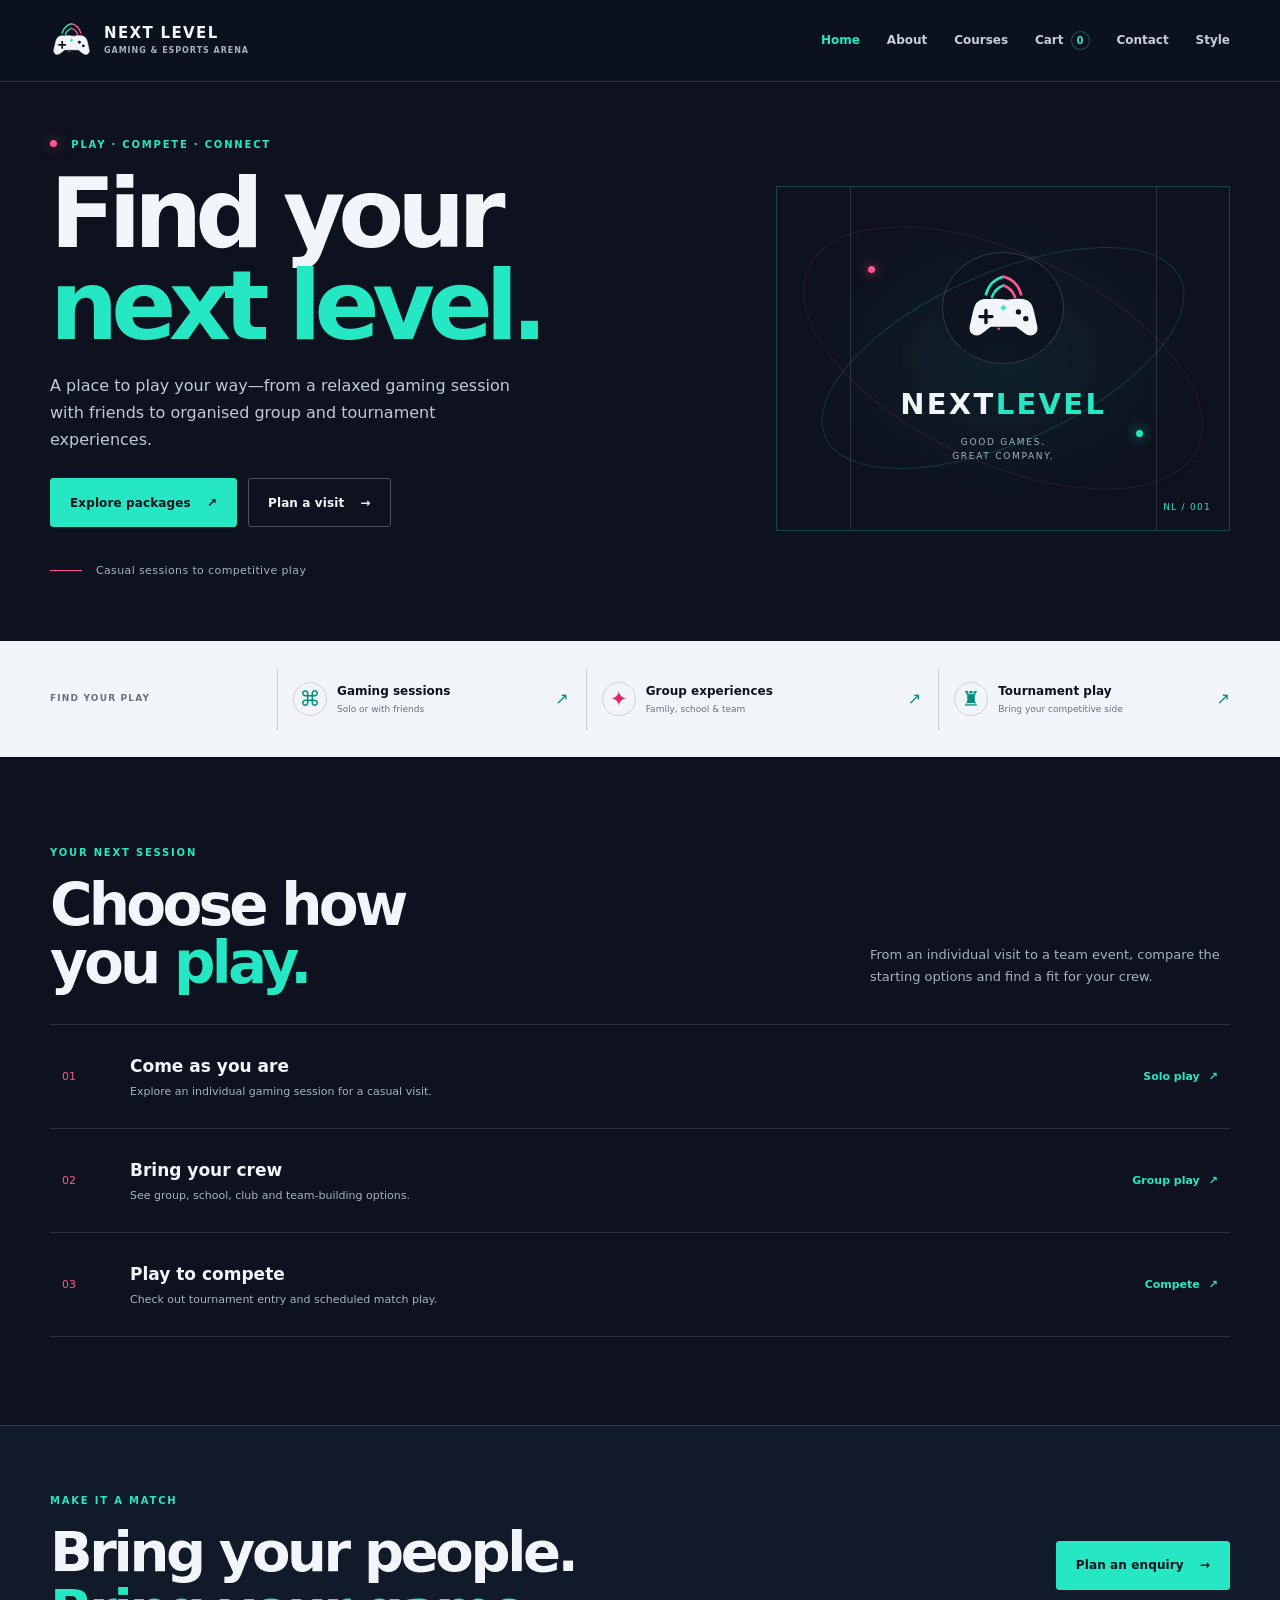
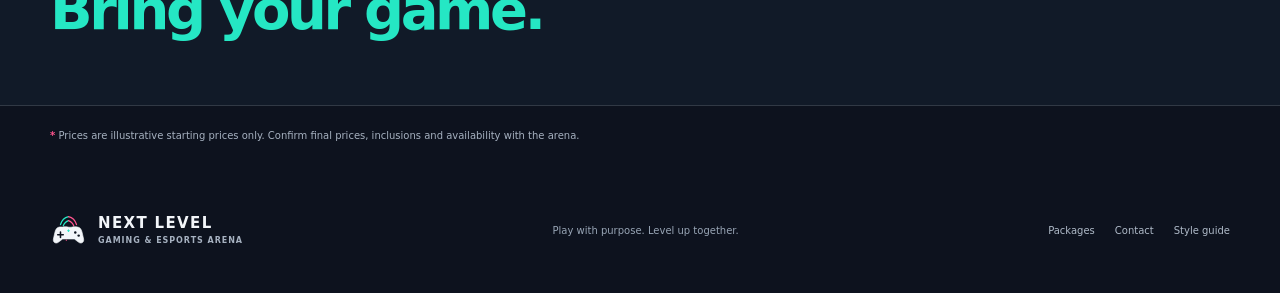
<file: index.html>
<!doctype html>
<!-- Declares an English HTML document; the head below sets metadata and shared assets for the home page. -->
<html lang="en">
<head>
  <meta charset="utf-8">
  <meta name="viewport" content="width=device-width, initial-scale=1">
  <meta name="theme-color" content="#0D121E">
  <meta name="description" content="Play, compete and connect at Next Level Gaming & Esports Arena. Find an experience for solo players, groups and teams.">
  <title>Next Level Gaming & Esports Arena | Home</title>
  <link rel="icon" href="./assets/brand-mark.svg" type="image/svg+xml">
  <link rel="stylesheet" href="./assets/site.css">
  <script src="./assets/packages.js" defer></script>
  <script src="./assets/site.js" defer></script>
</head>
<body data-page="home">
  <a class="skip-link" href="#main">Skip to content</a>
  <header class="site-header">
    <a class="brand" href="./index.html" aria-label="Next Level home"><img class="brand-mark" src="./assets/brand-mark.svg" alt=""><span class="brand-copy"><strong>NEXT LEVEL</strong><small>GAMING &amp; ESPORTS ARENA</small></span></a>
    <nav class="site-nav" aria-label="Main navigation">
      <a class="nav-link is-active" aria-current="page" href="./index.html">Home</a>
      <a class="nav-link" href="./about.html">About</a>
      <a class="nav-link" href="./courses.html">Courses</a>
      <a class="nav-link cart-nav" href="./cart.html">Cart <span class="cart-badge" data-cart-count>0</span></a>
      <a class="nav-link" href="./contact.html">Contact</a>
      <a class="nav-link" href="./style.html">Style</a>
    </nav>
  </header>
  <main id="main">
    <!-- Home content: presents the arena, highlights play formats, links to package choices, and sets expectations about estimates. -->
    <section class="hero section-wrap">
      <div class="hero-copy">
        <p class="eyebrow"><span class="eyebrow-dot"></span> PLAY · COMPETE · CONNECT</p>
        <h1>Find your<br><span class="accent-text">next level.</span></h1>
        <p class="hero-lede">A place to play your way—from a relaxed gaming session with friends to organised group and tournament experiences.</p>
        <div class="button-row"><a class="button" href="./courses.html">Explore packages <span aria-hidden="true">↗</span></a><a class="button button-quiet" href="./contact.html">Plan a visit <span aria-hidden="true">→</span></a></div>
        <p class="hero-note"><span class="note-rule"></span> Casual sessions to competitive play</p>
      </div>
      <div class="hero-art" aria-label="Next Level gaming emblem">
        <div class="art-orbit orbit-one"></div><div class="art-orbit orbit-two"></div>
        <div class="hero-emblem"><img src="./assets/brand-mark.svg" alt=""></div>
        <div class="art-wordmark">NEXT<span>LEVEL</span></div>
        <p class="art-caption">GOOD GAMES.<br>GREAT COMPANY.</p>
        <span class="art-coordinate">NL / 001</span><span class="art-spark spark-one"></span><span class="art-spark spark-two"></span>
      </div>
    </section>
    <section class="experience-band" aria-label="Ways to play"><div class="section-wrap experience-inner">
      <span class="band-label">FIND YOUR PLAY</span>
      <a class="experience-link" href="./courses.html"><span class="experience-icon" aria-hidden="true">⌘</span><span><strong>Gaming sessions</strong><small>Solo or with friends</small></span><span class="link-arrow" aria-hidden="true">↗</span></a>
      <a class="experience-link" href="./courses.html"><span class="experience-icon pink-icon" aria-hidden="true">✦</span><span><strong>Group experiences</strong><small>Family, school &amp; team</small></span><span class="link-arrow" aria-hidden="true">↗</span></a>
      <a class="experience-link" href="./courses.html"><span class="experience-icon" aria-hidden="true">♜</span><span><strong>Tournament play</strong><small>Bring your competitive side</small></span><span class="link-arrow" aria-hidden="true">↗</span></a>
    </div></section>
    <section class="section-wrap home-choices">
      <div class="section-heading"><div><p class="eyebrow">YOUR NEXT SESSION</p><h2>Choose how<br>you <span class="accent-text">play.</span></h2></div><p class="section-intro">From an individual visit to a team event, compare the starting options and find a fit for your crew.</p></div>
      <div class="choice-list">
        <article><span class="choice-index">01</span><div><h3>Come as you are</h3><p>Explore an individual gaming session for a casual visit.</p></div><a class="text-link" href="./courses.html">Solo play <span aria-hidden="true">↗</span></a></article>
        <article><span class="choice-index">02</span><div><h3>Bring your crew</h3><p>See group, school, club and team-building options.</p></div><a class="text-link" href="./courses.html">Group play <span aria-hidden="true">↗</span></a></article>
        <article><span class="choice-index">03</span><div><h3>Play to compete</h3><p>Check out tournament entry and scheduled match play.</p></div><a class="text-link" href="./courses.html">Compete <span aria-hidden="true">↗</span></a></article>
      </div>
    </section>
    <section class="closing-band"><div class="section-wrap closing-inner"><div><p class="eyebrow">MAKE IT A MATCH</p><h2>Bring your people.<br><span class="accent-text">Bring your game.</span></h2></div><a class="button" href="./contact.html">Plan an enquiry <span aria-hidden="true">→</span></a></div></section>
    <p class="price-disclaimer section-wrap"><span aria-hidden="true">*</span> Prices are illustrative starting prices only. Confirm final prices, inclusions and availability with the arena.</p>
  </main>
  <!-- Shared footer: returns to the home page and provides the brand statement and secondary navigation. -->
  <footer class="site-footer section-wrap"><a class="brand footer-brand" href="./index.html"><img class="brand-mark" src="./assets/brand-mark.svg" alt=""><span class="brand-copy"><strong>NEXT LEVEL</strong><small>GAMING &amp; ESPORTS ARENA</small></span></a><p>Play with purpose. Level up together.</p><div class="footer-links"><a href="./courses.html">Packages</a><a href="./contact.html">Contact</a><a href="./style.html">Style guide</a></div></footer>
</body>
</html>
</file>
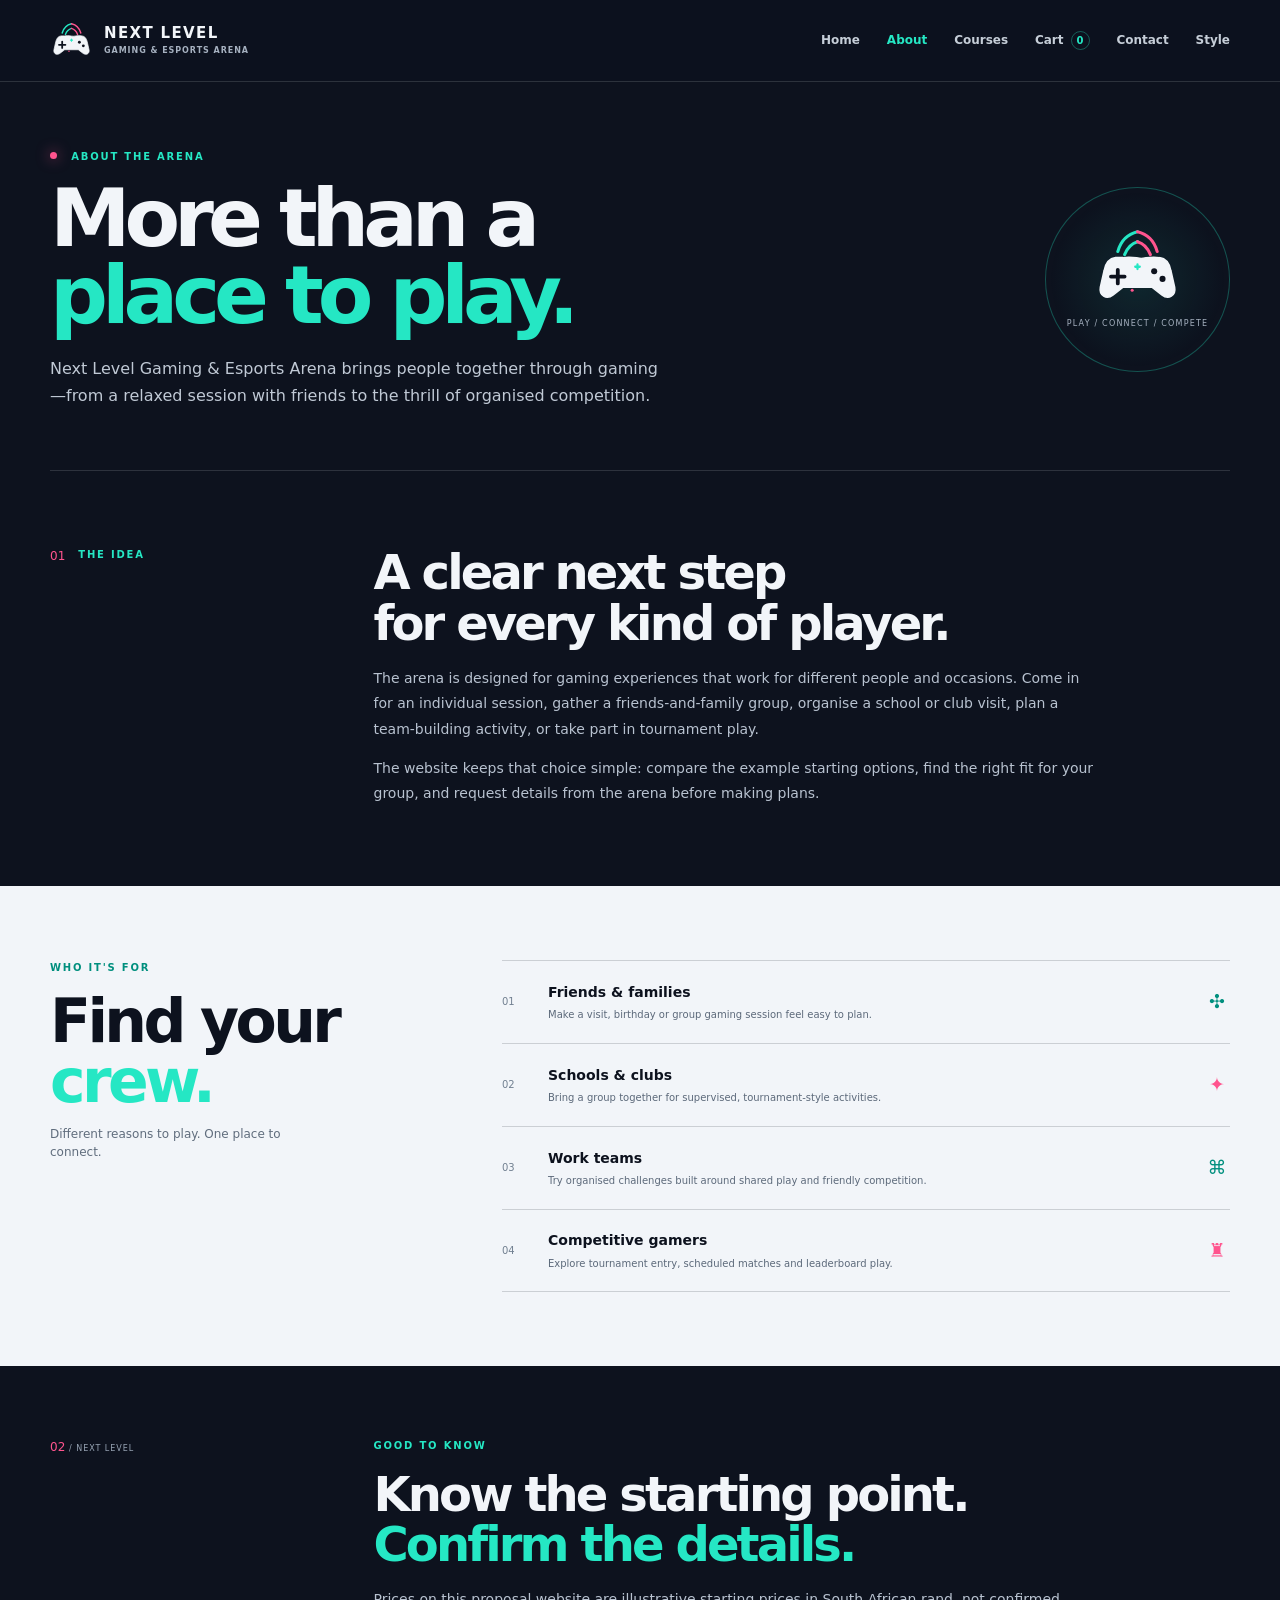
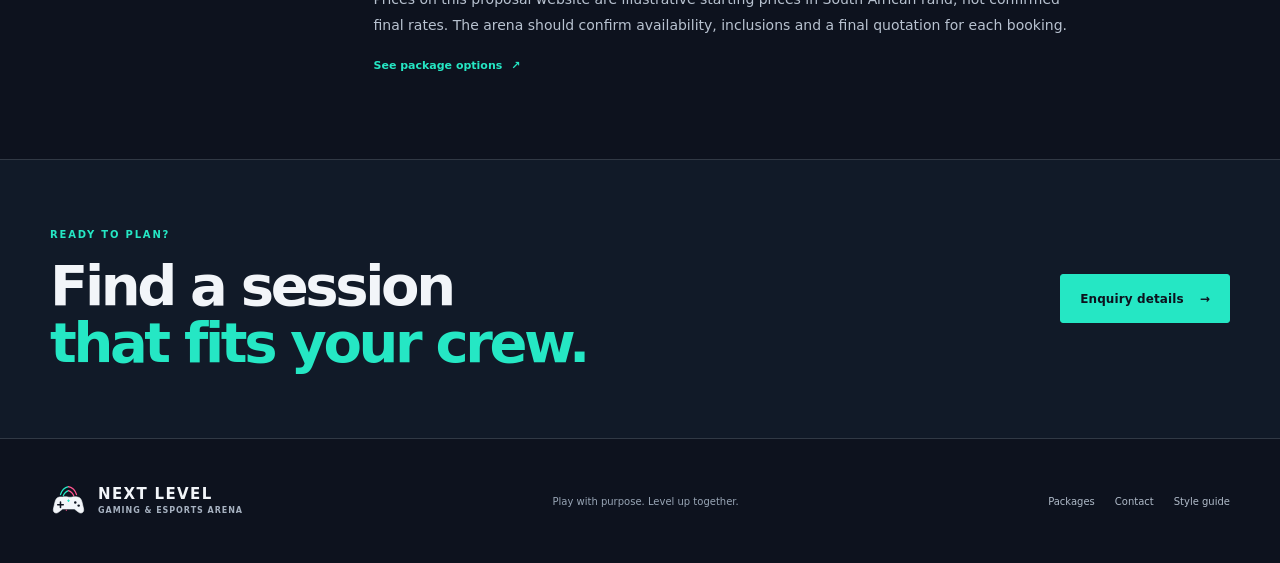
<file: about.html>
<!doctype html>
<!-- Declares an English HTML document; the head below sets metadata and shared assets for the About page. -->
<html lang="en">
<head>
  <meta charset="utf-8"><meta name="viewport" content="width=device-width, initial-scale=1"><meta name="theme-color" content="#0D121E">
  <meta name="description" content="Learn about Next Level Gaming & Esports Arena and the experiences designed for players, groups and teams.">
  <title>About | Next Level Gaming &amp; Esports Arena</title>
  <link rel="icon" href="./assets/brand-mark.svg" type="image/svg+xml"><link rel="stylesheet" href="./assets/site.css">
  <script src="./assets/packages.js" defer></script><script src="./assets/site.js" defer></script>
</head>
<body data-page="about">
  <a class="skip-link" href="#main">Skip to content</a>
  <header class="site-header"><a class="brand" href="./index.html" aria-label="Next Level home"><img class="brand-mark" src="./assets/brand-mark.svg" alt=""><span class="brand-copy"><strong>NEXT LEVEL</strong><small>GAMING &amp; ESPORTS ARENA</small></span></a>
    <nav class="site-nav" aria-label="Main navigation"><a class="nav-link" href="./index.html">Home</a><a class="nav-link is-active" aria-current="page" href="./about.html">About</a><a class="nav-link" href="./courses.html">Courses</a><a class="nav-link cart-nav" href="./cart.html">Cart <span class="cart-badge" data-cart-count>0</span></a><a class="nav-link" href="./contact.html">Contact</a><a class="nav-link" href="./style.html">Style</a></nav>
  </header>
  <main id="main">
    <!-- About content: introduces the arena, describes its idea and audiences, clarifies pricing, and links to packages and enquiries. -->
    <section class="page-hero section-wrap"><div class="page-hero-copy"><p class="eyebrow"><span class="eyebrow-dot"></span> ABOUT THE ARENA</p><h1>More than a<br><span class="accent-text">place to play.</span></h1><p class="hero-lede">Next Level Gaming &amp; Esports Arena brings people together through gaming—from a relaxed session with friends to the thrill of organised competition.</p></div><div class="page-hero-mark"><img src="./assets/brand-mark.svg" alt=""><span>PLAY / CONNECT / COMPETE</span></div></section>
    <section class="about-story section-wrap"><div class="story-aside"><span class="section-index">01</span><p class="eyebrow">THE IDEA</p></div><div class="story-main"><h2>A clear next step<br>for every kind of player.</h2><p>The arena is designed for gaming experiences that work for different people and occasions. Come in for an individual session, gather a friends-and-family group, organise a school or club visit, plan a team-building activity, or take part in tournament play.</p><p>The website keeps that choice simple: compare the example starting options, find the right fit for your group, and request details from the arena before making plans.</p></div></section>
    <section class="audience-section"><div class="section-wrap audience-inner"><div class="audience-heading"><p class="eyebrow">WHO IT'S FOR</p><h2>Find your<br><span class="accent-text">crew.</span></h2><p>Different reasons to play. One place to connect.</p></div><div class="audience-list">
      <article><span class="audience-count">01</span><div><h3>Friends &amp; families</h3><p>Make a visit, birthday or group gaming session feel easy to plan.</p></div><span class="audience-mark" aria-hidden="true">✣</span></article>
      <article><span class="audience-count">02</span><div><h3>Schools &amp; clubs</h3><p>Bring a group together for supervised, tournament-style activities.</p></div><span class="audience-mark pink-text" aria-hidden="true">✦</span></article>
      <article><span class="audience-count">03</span><div><h3>Work teams</h3><p>Try organised challenges built around shared play and friendly competition.</p></div><span class="audience-mark" aria-hidden="true">⌘</span></article>
      <article><span class="audience-count">04</span><div><h3>Competitive gamers</h3><p>Explore tournament entry, scheduled matches and leaderboard play.</p></div><span class="audience-mark pink-text" aria-hidden="true">♜</span></article>
    </div></div></section>
    <section class="about-note section-wrap"><div class="note-number">02 <span>/ NEXT LEVEL</span></div><div><p class="eyebrow">GOOD TO KNOW</p><h2>Know the starting point.<br><span class="accent-text">Confirm the details.</span></h2><p>Prices on this proposal website are illustrative starting prices in South African rand, not confirmed final rates. The arena should confirm availability, inclusions and a final quotation for each booking.</p><a class="text-link" href="./courses.html">See package options <span aria-hidden="true">↗</span></a></div></section>
    <section class="closing-band"><div class="section-wrap closing-inner"><div><p class="eyebrow">READY TO PLAN?</p><h2>Find a session<br><span class="accent-text">that fits your crew.</span></h2></div><a class="button" href="./contact.html">Enquiry details <span aria-hidden="true">→</span></a></div></section>
  </main>
  <!-- Shared footer: returns to the home page and provides the brand statement and secondary navigation. -->
  <footer class="site-footer section-wrap"><a class="brand footer-brand" href="./index.html"><img class="brand-mark" src="./assets/brand-mark.svg" alt=""><span class="brand-copy"><strong>NEXT LEVEL</strong><small>GAMING &amp; ESPORTS ARENA</small></span></a><p>Play with purpose. Level up together.</p><div class="footer-links"><a href="./courses.html">Packages</a><a href="./contact.html">Contact</a><a href="./style.html">Style guide</a></div></footer>
</body>
</html>
</file>
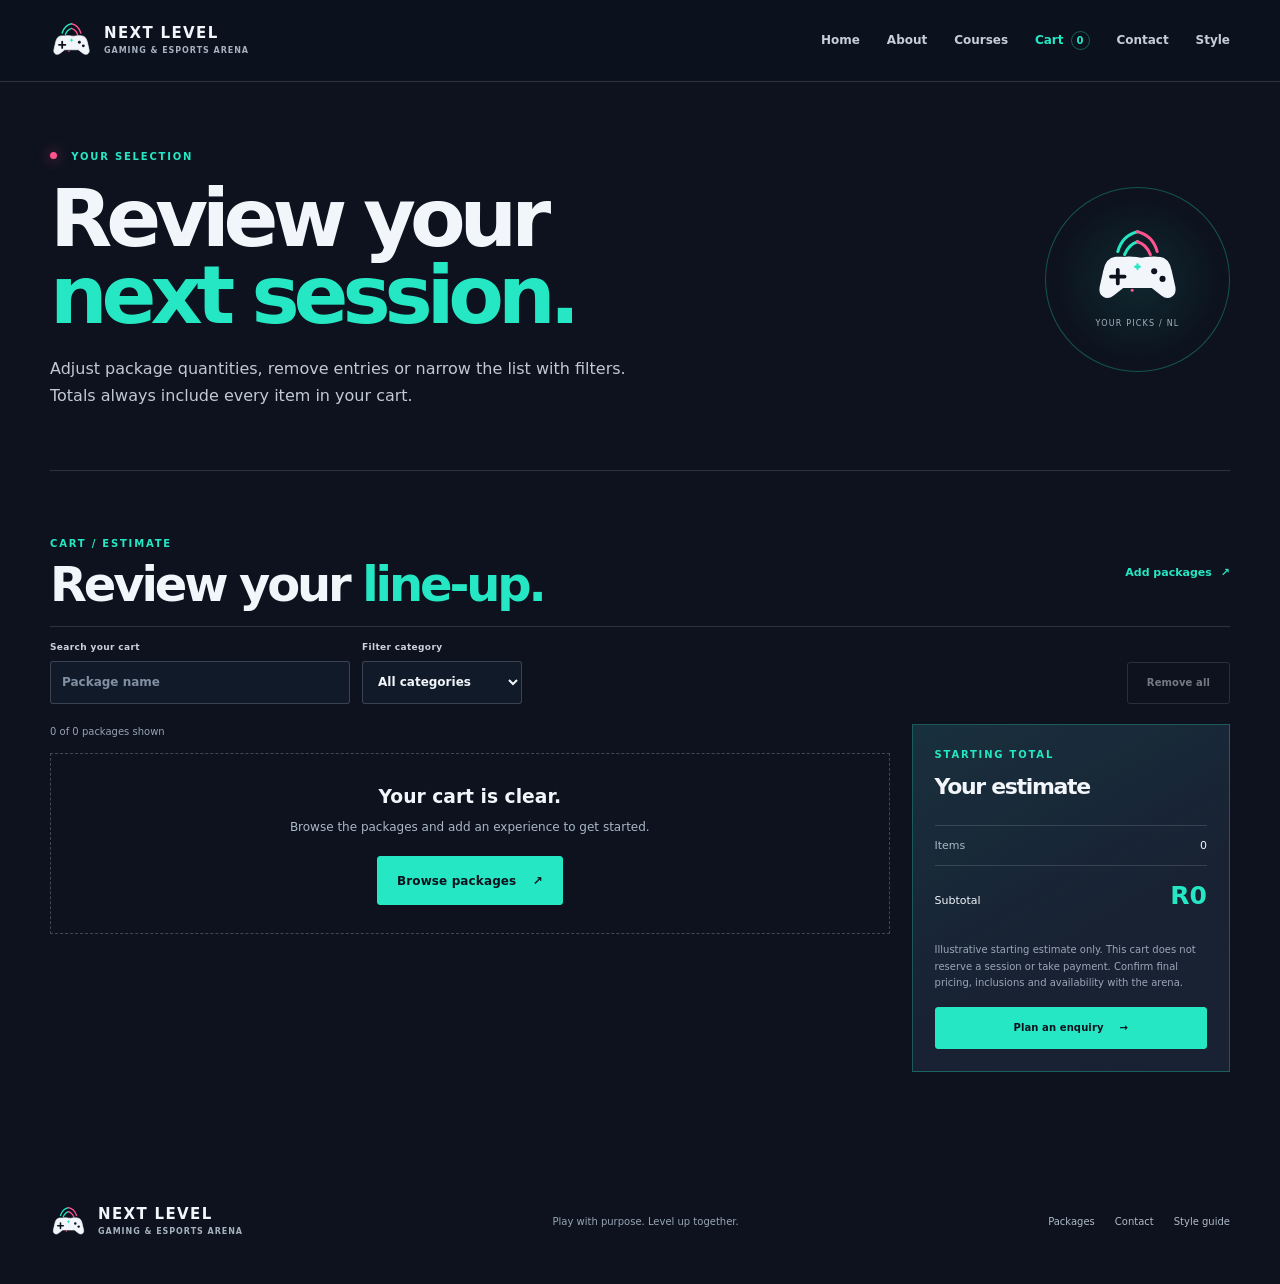
<file: cart.html>
<!doctype html>
<!-- Declares an English HTML document; the head below sets metadata and shared assets for the cart page. -->
<html lang="en">
<head>
  <meta charset="utf-8"><meta name="viewport" content="width=device-width, initial-scale=1"><meta name="theme-color" content="#0D121E">
  <meta name="description" content="Review package selections, adjust quantities, filter cart entries and estimate a starting total.">
  <title>Your Cart | Next Level Gaming &amp; Esports Arena</title>
  <link rel="icon" href="./assets/brand-mark.svg" type="image/svg+xml"><link rel="stylesheet" href="./assets/site.css">
  <script src="./assets/packages.js" defer></script><script src="./assets/site.js" defer></script>
</head>
<body data-page="cart">
  <a class="skip-link" href="#main">Skip to content</a>
  <header class="site-header"><a class="brand" href="./index.html" aria-label="Next Level home"><img class="brand-mark" src="./assets/brand-mark.svg" alt=""><span class="brand-copy"><strong>NEXT LEVEL</strong><small>GAMING &amp; ESPORTS ARENA</small></span></a>
    <nav class="site-nav" aria-label="Main navigation"><a class="nav-link" href="./index.html">Home</a><a class="nav-link" href="./about.html">About</a><a class="nav-link" href="./courses.html">Courses</a><a class="nav-link is-active cart-nav" aria-current="page" href="./cart.html">Cart <span class="cart-badge" data-cart-count>0</span></a><a class="nav-link" href="./contact.html">Contact</a><a class="nav-link" href="./style.html">Style</a></nav>
  </header>
  <main id="main">
    <!-- Cart content: provides search and category filters, an item list, an estimate summary, and a notice about browser storage. -->
    <section class="page-hero section-wrap"><div class="page-hero-copy"><p class="eyebrow"><span class="eyebrow-dot"></span> YOUR SELECTION</p><h1>Review your<br><span class="accent-text">next session.</span></h1><p class="hero-lede">Adjust package quantities, remove entries or narrow the list with filters. Totals always include every item in your cart.</p></div><div class="page-hero-mark"><img src="./assets/brand-mark.svg" alt=""><span>YOUR PICKS / NL</span></div></section>
    <section class="section-wrap cart-section">
      <div class="cart-toolbar"><div><p class="eyebrow">CART / ESTIMATE</p><h2>Review your <span class="accent-text">line-up.</span></h2></div><a class="text-link" href="./courses.html">Add packages <span aria-hidden="true">↗</span></a></div>
      <div class="cart-filters"><label class="field"><span>Search your cart</span><input id="cart-search" type="search" placeholder="Package name" autocomplete="off"></label><label class="field"><span>Filter category</span><select id="cart-filter"><option value="all">All categories</option><option value="solo">Solo</option><option value="group">Group</option><option value="community">Community</option><option value="team">Team</option><option value="compete">Compete</option></select></label><button class="button button-quiet clear-cart" type="button" data-clear-cart>Remove all</button></div>
      <div class="cart-layout"><div class="cart-list-wrap"><p id="cart-count" class="result-count" aria-live="polite"></p><div id="cart-items" class="cart-items" aria-label="Cart items"></div><div id="cart-empty" class="empty-state" hidden><h3>Your cart is clear.</h3><p>Browse the packages and add an experience to get started.</p><a class="button" href="./courses.html">Browse packages <span aria-hidden="true">↗</span></a></div><p id="cart-filter-empty" class="empty-state" hidden>No cart entries match those filters. Clear your search or category filter.</p></div>
        <aside class="cart-summary" aria-labelledby="summary-title"><p class="eyebrow">STARTING TOTAL</p><h2 id="summary-title">Your estimate</h2><dl><div><dt>Items</dt><dd id="summary-items">0</dd></div><div class="summary-total"><dt>Subtotal</dt><dd id="cart-subtotal">R0</dd></div></dl><p class="summary-disclaimer">Illustrative starting estimate only. This cart does not reserve a session or take payment. Confirm final pricing, inclusions and availability with the arena.</p><a class="button summary-cta" href="./contact.html">Plan an enquiry <span aria-hidden="true">→</span></a></aside>
      </div>
      <p id="storage-note" class="storage-note" hidden>Browser storage is unavailable. Your cart will not persist after this page closes.</p>
    </section>
  </main>
  <!-- Shared footer: returns to the home page and provides the brand statement and secondary navigation. -->
  <footer class="site-footer section-wrap"><a class="brand footer-brand" href="./index.html"><img class="brand-mark" src="./assets/brand-mark.svg" alt=""><span class="brand-copy"><strong>NEXT LEVEL</strong><small>GAMING &amp; ESPORTS ARENA</small></span></a><p>Play with purpose. Level up together.</p><div class="footer-links"><a href="./courses.html">Packages</a><a href="./contact.html">Contact</a><a href="./style.html">Style guide</a></div></footer>
</body>
</html>
</file>
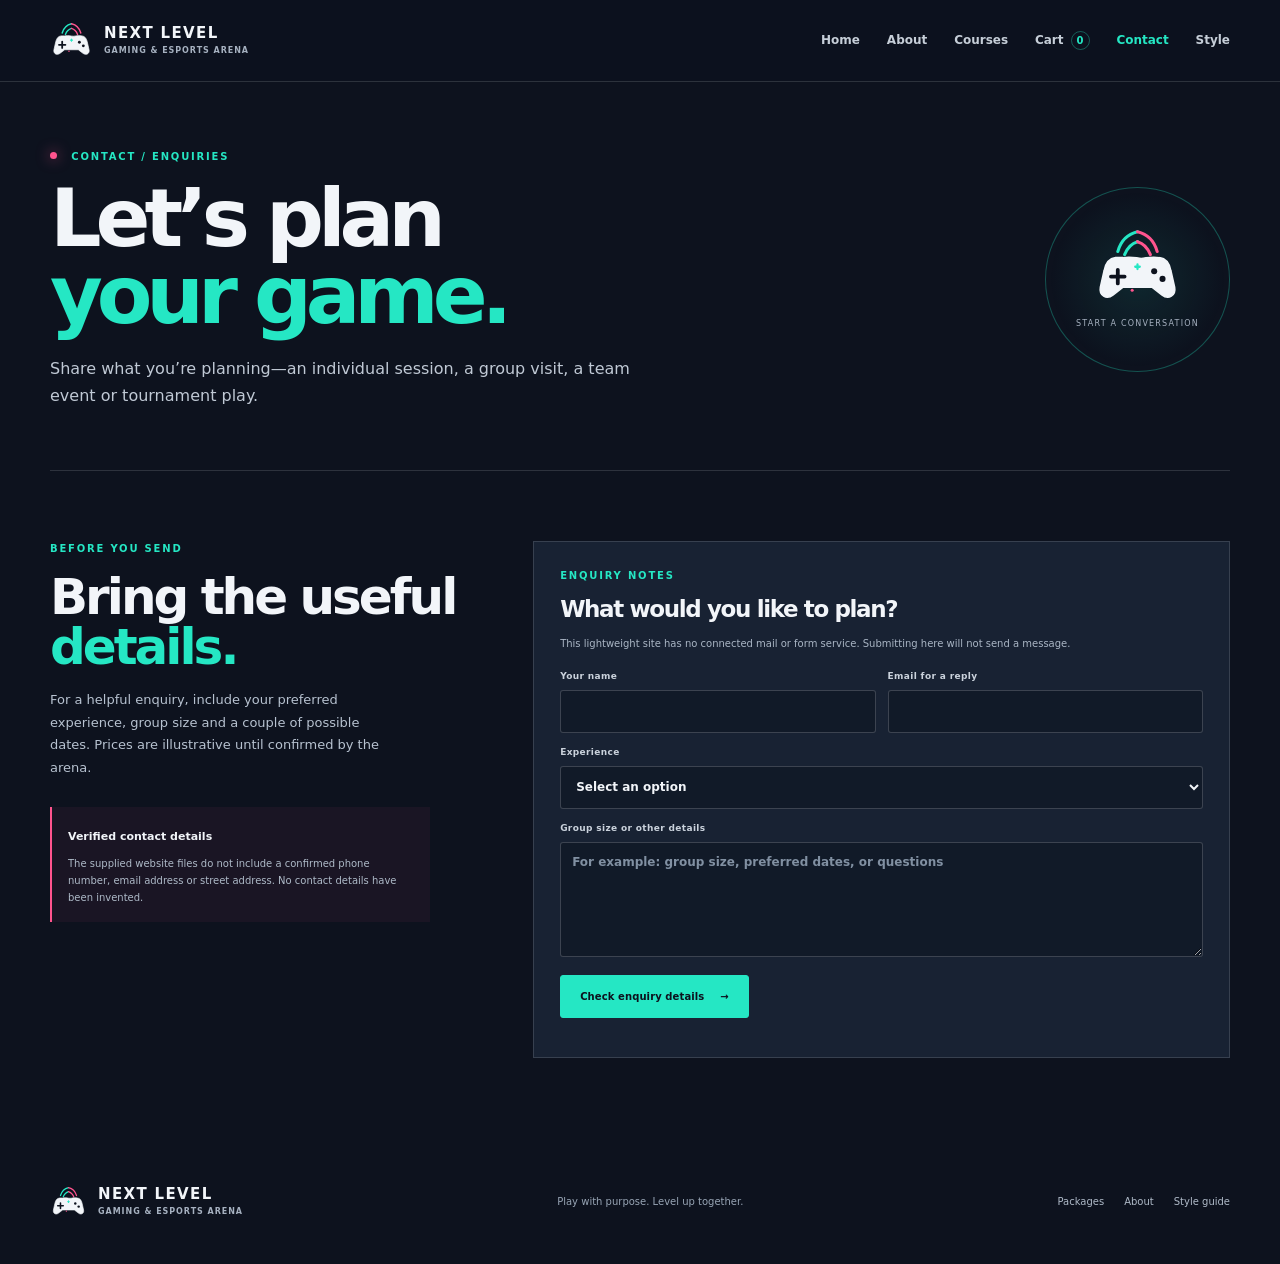
<file: contact.html>
<!doctype html>
<!-- Declares an English HTML document; the head below sets metadata and shared assets for the enquiry page. -->
<html lang="en">
<head>
  <meta charset="utf-8"><meta name="viewport" content="width=device-width, initial-scale=1"><meta name="theme-color" content="#0D121E">
  <meta name="description" content="Prepare an enquiry about gaming sessions, group visits, team-building and tournament play at Next Level Gaming & Esports Arena.">
  <title>Contact &amp; Enquiries | Next Level Gaming &amp; Esports Arena</title>
  <link rel="icon" href="./assets/brand-mark.svg" type="image/svg+xml"><link rel="stylesheet" href="./assets/site.css">
  <script src="./assets/packages.js" defer></script><script src="./assets/site.js" defer></script>
</head>
<body data-page="contact">
  <a class="skip-link" href="#main">Skip to content</a>
  <header class="site-header"><a class="brand" href="./index.html" aria-label="Next Level home"><img class="brand-mark" src="./assets/brand-mark.svg" alt=""><span class="brand-copy"><strong>NEXT LEVEL</strong><small>GAMING &amp; ESPORTS ARENA</small></span></a>
    <nav class="site-nav" aria-label="Main navigation"><a class="nav-link" href="./index.html">Home</a><a class="nav-link" href="./about.html">About</a><a class="nav-link" href="./courses.html">Courses</a><a class="nav-link cart-nav" href="./cart.html">Cart <span class="cart-badge" data-cart-count>0</span></a><a class="nav-link is-active" aria-current="page" href="./contact.html">Contact</a><a class="nav-link" href="./style.html">Style</a></nav>
  </header>
  <main id="main">
    <!-- Contact content: explains what information helps an enquiry and provides a local-only form with a status message. -->
    <section class="page-hero section-wrap"><div class="page-hero-copy"><p class="eyebrow"><span class="eyebrow-dot"></span> CONTACT / ENQUIRIES</p><h1>Let’s plan<br><span class="accent-text">your game.</span></h1><p class="hero-lede">Share what you’re planning—an individual session, a group visit, a team event or tournament play.</p></div><div class="page-hero-mark"><img src="./assets/brand-mark.svg" alt=""><span>START A CONVERSATION</span></div></section>
    <section class="section-wrap contact-section"><div class="contact-intro"><p class="eyebrow">BEFORE YOU SEND</p><h2>Bring the useful<br><span class="accent-text">details.</span></h2><p>For a helpful enquiry, include your preferred experience, group size and a couple of possible dates. Prices are illustrative until confirmed by the arena.</p><div class="contact-note"><strong>Verified contact details</strong><p>The supplied website files do not include a confirmed phone number, email address or street address. No contact details have been invented.</p></div></div>
      <form class="enquiry-form" id="enquiry-form"><p class="eyebrow">ENQUIRY NOTES</p><h2>What would you like to plan?</h2><p class="form-note">This lightweight site has no connected mail or form service. Submitting here will not send a message.</p>
        <div class="form-row"><label class="field"><span>Your name</span><input name="name" autocomplete="name" required></label><label class="field"><span>Email for a reply</span><input name="email" type="email" autocomplete="email" required></label></div>
        <label class="field"><span>Experience</span><select name="experience" required><option value="" disabled selected>Select an option</option><option>Individual gaming</option><option>Friends &amp; family</option><option>School or club</option><option>Corporate team-building</option><option>Tournament entry</option><option>Not sure yet</option></select></label>
        <label class="field"><span>Group size or other details</span><textarea name="message" rows="5" placeholder="For example: group size, preferred dates, or questions"></textarea></label>
        <button class="button" type="submit">Check enquiry details <span aria-hidden="true">→</span></button><p class="form-status" id="form-status" role="status" aria-live="polite"></p>
      </form></section>
  </main>
  <!-- Shared footer: returns to the home page and provides the brand statement and secondary navigation. -->
  <footer class="site-footer section-wrap"><a class="brand footer-brand" href="./index.html"><img class="brand-mark" src="./assets/brand-mark.svg" alt=""><span class="brand-copy"><strong>NEXT LEVEL</strong><small>GAMING &amp; ESPORTS ARENA</small></span></a><p>Play with purpose. Level up together.</p><div class="footer-links"><a href="./courses.html">Packages</a><a href="./about.html">About</a><a href="./style.html">Style guide</a></div></footer>
</body>
</html>
</file>
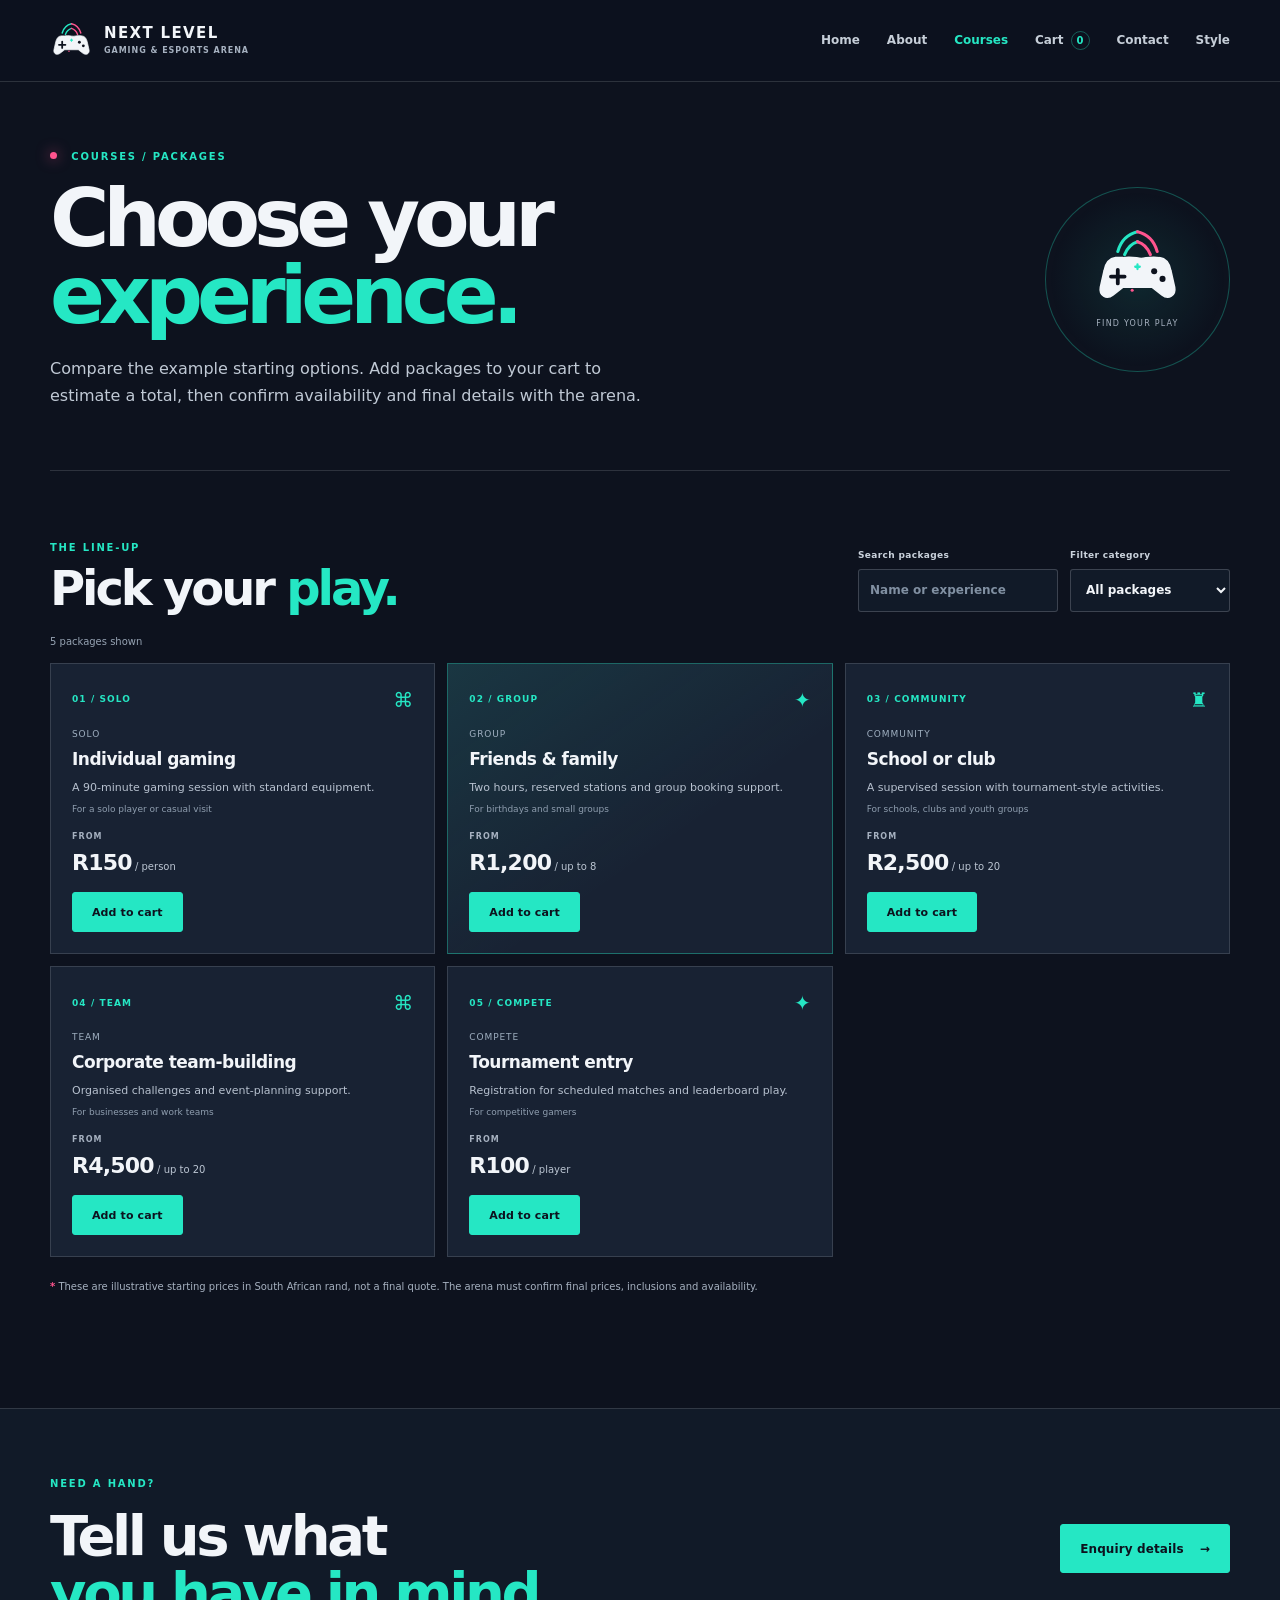
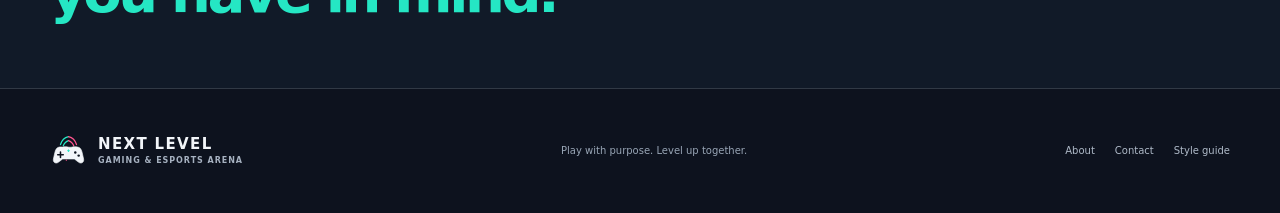
<file: courses.html>
<!doctype html>
<!-- Declares an English HTML document; the head below sets metadata and shared assets for the package catalog. -->
<html lang="en">
<head>
  <meta charset="utf-8"><meta name="viewport" content="width=device-width, initial-scale=1"><meta name="theme-color" content="#0D121E">
  <meta name="description" content="Compare Next Level Gaming & Esports Arena's example gaming, group, school, team and tournament package starting prices.">
  <title>Courses &amp; Packages | Next Level Gaming &amp; Esports Arena</title>
  <link rel="icon" href="./assets/brand-mark.svg" type="image/svg+xml"><link rel="stylesheet" href="./assets/site.css">
  <script src="./assets/packages.js" defer></script><script src="./assets/site.js" defer></script>
</head>
<body data-page="courses">
  <a class="skip-link" href="#main">Skip to content</a>
  <header class="site-header"><a class="brand" href="./index.html" aria-label="Next Level home"><img class="brand-mark" src="./assets/brand-mark.svg" alt=""><span class="brand-copy"><strong>NEXT LEVEL</strong><small>GAMING &amp; ESPORTS ARENA</small></span></a>
    <nav class="site-nav" aria-label="Main navigation"><a class="nav-link" href="./index.html">Home</a><a class="nav-link" href="./about.html">About</a><a class="nav-link is-active" aria-current="page" href="./courses.html">Courses</a><a class="nav-link cart-nav" href="./cart.html">Cart <span class="cart-badge" data-cart-count>0</span></a><a class="nav-link" href="./contact.html">Contact</a><a class="nav-link" href="./style.html">Style</a></nav>
  </header>
  <main id="main">
    <!-- Catalog content: introduces package choices, provides search and category filters, and exposes an area for JavaScript-rendered results. -->
    <section class="page-hero section-wrap"><div class="page-hero-copy"><p class="eyebrow"><span class="eyebrow-dot"></span> COURSES / PACKAGES</p><h1>Choose your<br><span class="accent-text">experience.</span></h1><p class="hero-lede">Compare the example starting options. Add packages to your cart to estimate a total, then confirm availability and final details with the arena.</p></div><div class="page-hero-mark"><img src="./assets/brand-mark.svg" alt=""><span>FIND YOUR PLAY</span></div></section>
    <section class="section-wrap catalog-section">
      <div class="catalog-toolbar"><div><p class="eyebrow">THE LINE-UP</p><h2>Pick your <span class="accent-text">play.</span></h2></div><div class="filter-controls"><label class="field"><span>Search packages</span><input id="course-search" type="search" placeholder="Name or experience" autocomplete="off"></label><label class="field"><span>Filter category</span><select id="course-filter"><option value="all">All packages</option><option value="solo">Solo</option><option value="group">Group</option><option value="community">Community</option><option value="team">Team</option><option value="compete">Compete</option></select></label></div></div>
      <p id="course-count" class="result-count" aria-live="polite"></p><div id="course-grid" class="course-grid" aria-label="Package options"></div><p id="course-status" class="form-status" role="status" aria-live="polite"></p><p id="course-empty" class="empty-state" hidden>No packages match those filters. Try a broader search.</p>
      <p class="price-disclaimer"><span aria-hidden="true">*</span> These are illustrative starting prices in South African rand, not a final quote. The arena must confirm final prices, inclusions and availability.</p>
    </section>
    <section class="closing-band"><div class="section-wrap closing-inner"><div><p class="eyebrow">NEED A HAND?</p><h2>Tell us what<br><span class="accent-text">you have in mind.</span></h2></div><a class="button" href="./contact.html">Enquiry details <span aria-hidden="true">→</span></a></div></section>
  </main>
  <!-- Shared footer: returns to the home page and provides the brand statement and secondary navigation. -->
  <footer class="site-footer section-wrap"><a class="brand footer-brand" href="./index.html"><img class="brand-mark" src="./assets/brand-mark.svg" alt=""><span class="brand-copy"><strong>NEXT LEVEL</strong><small>GAMING &amp; ESPORTS ARENA</small></span></a><p>Play with purpose. Level up together.</p><div class="footer-links"><a href="./about.html">About</a><a href="./contact.html">Contact</a><a href="./style.html">Style guide</a></div></footer>
</body>
</html>
</file>
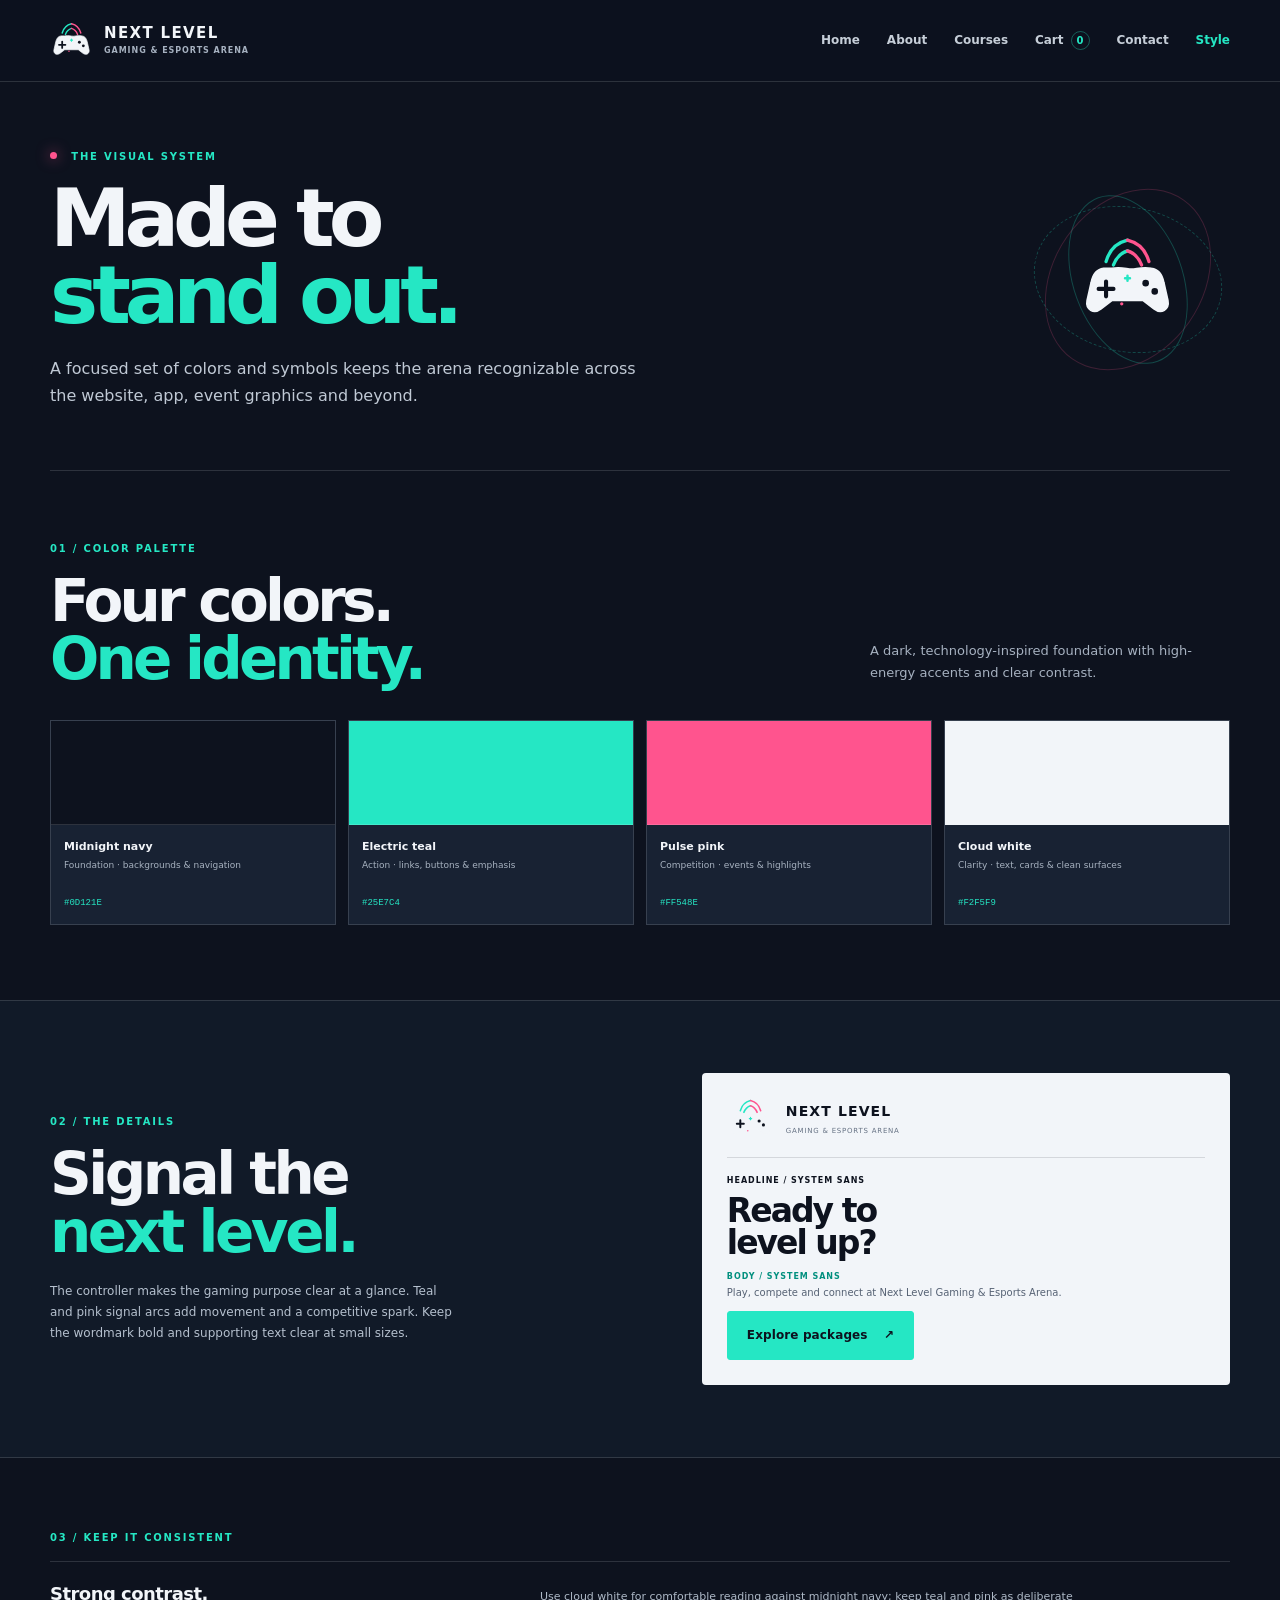
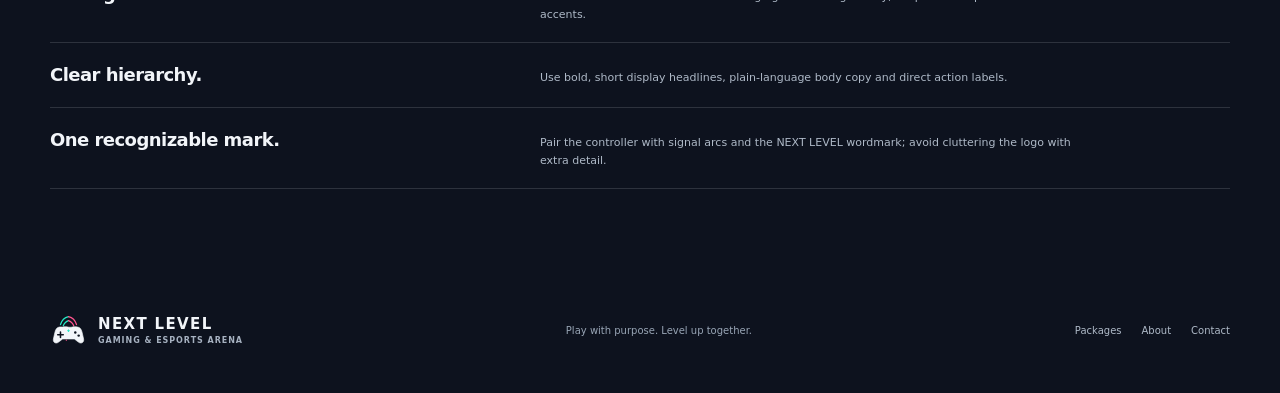
<file: style.html>
<!doctype html>
<!-- Declares an English HTML document; the head below sets metadata and shared assets for the style guide. -->
<html lang="en">
<head>
  <meta charset="utf-8"><meta name="viewport" content="width=device-width, initial-scale=1"><meta name="theme-color" content="#0D121E">
  <meta name="description" content="The Next Level Gaming & Esports Arena visual style guide, including its color palette and brand elements.">
  <title>Style Guide | Next Level Gaming &amp; Esports Arena</title>
  <link rel="icon" href="./assets/brand-mark.svg" type="image/svg+xml"><link rel="stylesheet" href="./assets/site.css">
  <script src="./assets/packages.js" defer></script><script src="./assets/site.js" defer></script>
</head>
<body data-page="style">
  <a class="skip-link" href="#main">Skip to content</a>
  <header class="site-header"><a class="brand" href="./index.html" aria-label="Next Level home"><img class="brand-mark" src="./assets/brand-mark.svg" alt=""><span class="brand-copy"><strong>NEXT LEVEL</strong><small>GAMING &amp; ESPORTS ARENA</small></span></a>
    <nav class="site-nav" aria-label="Main navigation"><a class="nav-link" href="./index.html">Home</a><a class="nav-link" href="./about.html">About</a><a class="nav-link" href="./courses.html">Courses</a><a class="nav-link cart-nav" href="./cart.html">Cart <span class="cart-badge" data-cart-count>0</span></a><a class="nav-link" href="./contact.html">Contact</a><a class="nav-link is-active" aria-current="page" href="./style.html">Style</a></nav>
  </header>
  <main id="main">
    <!-- Style-guide content: shows the brand palette, identity elements, and practical rules for consistent visual use. -->
    <section class="page-hero section-wrap"><div class="page-hero-copy"><p class="eyebrow"><span class="eyebrow-dot"></span> THE VISUAL SYSTEM</p><h1>Made to<br><span class="accent-text">stand out.</span></h1><p class="hero-lede">A focused set of colors and symbols keeps the arena recognizable across the website, app, event graphics and beyond.</p></div><div class="style-signal" aria-hidden="true"><span class="signal-ring ring-a"></span><span class="signal-ring ring-b"></span><span class="signal-ring ring-c"></span><img src="./assets/brand-mark.svg" alt=""></div></section>
    <section class="style-palette section-wrap"><div class="section-heading"><div><p class="eyebrow">01 / COLOR PALETTE</p><h2>Four colors.<br><span class="accent-text">One identity.</span></h2></div><p class="section-intro">A dark, technology-inspired foundation with high-energy accents and clear contrast.</p></div><div class="swatch-list">
      <article class="swatch"><div class="swatch-color" style="--swatch:#0D121E"></div><div><strong>Midnight navy</strong><small>Foundation · backgrounds &amp; navigation</small><code>#0D121E</code></div></article>
      <article class="swatch"><div class="swatch-color" style="--swatch:#25E7C4"></div><div><strong>Electric teal</strong><small>Action · links, buttons &amp; emphasis</small><code>#25E7C4</code></div></article>
      <article class="swatch"><div class="swatch-color" style="--swatch:#FF548E"></div><div><strong>Pulse pink</strong><small>Competition · events &amp; highlights</small><code>#FF548E</code></div></article>
      <article class="swatch"><div class="swatch-color" style="--swatch:#F2F5F9"></div><div><strong>Cloud white</strong><small>Clarity · text, cards &amp; clean surfaces</small><code>#F2F5F9</code></div></article>
    </div></section>
    <section class="style-system"><div class="section-wrap system-inner"><div><p class="eyebrow">02 / THE DETAILS</p><h2>Signal the<br><span class="accent-text">next level.</span></h2><p>The controller makes the gaming purpose clear at a glance. Teal and pink signal arcs add movement and a competitive spark. Keep the wordmark bold and supporting text clear at small sizes.</p></div><div class="identity-card"><div class="identity-logo"><img src="./assets/brand-mark.svg" alt=""><span><strong>NEXT LEVEL</strong><small>GAMING &amp; ESPORTS ARENA</small></span></div><div class="identity-rule"></div><p class="identity-kicker">HEADLINE / SYSTEM SANS</p><p class="identity-headline">Ready to<br>level up?</p><p class="identity-body"><b>BODY / SYSTEM SANS</b><br>Play, compete and connect at Next Level Gaming &amp; Esports Arena.</p><a class="button" href="./courses.html">Explore packages <span aria-hidden="true">↗</span></a></div></div></section>
    <section class="style-guidelines section-wrap"><p class="eyebrow">03 / KEEP IT CONSISTENT</p><div class="guideline-row"><h2>Strong contrast.</h2><p>Use cloud white for comfortable reading against midnight navy; keep teal and pink as deliberate accents.</p></div><div class="guideline-row"><h2>Clear hierarchy.</h2><p>Use bold, short display headlines, plain-language body copy and direct action labels.</p></div><div class="guideline-row"><h2>One recognizable mark.</h2><p>Pair the controller with signal arcs and the NEXT LEVEL wordmark; avoid cluttering the logo with extra detail.</p></div></section>
  </main>
  <!-- Shared footer: returns to the home page and provides the brand statement and secondary navigation. -->
  <footer class="site-footer section-wrap"><a class="brand footer-brand" href="./index.html"><img class="brand-mark" src="./assets/brand-mark.svg" alt=""><span class="brand-copy"><strong>NEXT LEVEL</strong><small>GAMING &amp; ESPORTS ARENA</small></span></a><p>Play with purpose. Level up together.</p><div class="footer-links"><a href="./courses.html">Packages</a><a href="./about.html">About</a><a href="./contact.html">Contact</a></div></footer>
</body>
</html>
</file>
<file: assets/site.css>
/* Theme tokens set the shared palette, content width, and typeface; base rules normalize elements and preserve visible keyboard focus. */
/* Header, navigation, buttons, and typography rules provide reusable site-wide chrome, controls, and text hierarchy. */
/* Home and page-hero rules build the shared hero layouts; audience, about, and closing rules style the informational sections. */
/* Catalog rules style package cards and filters; cart rules style item rows and the estimate; contact and style rules cover their page-specific content. */
/* Breakpoints rearrange these layouts for smaller screens, and the reduced-motion query honors the visitor's motion preference. */
:root{color-scheme:dark;--navy:#0D121E;--navy-soft:#141C2B;--card:#182233;--teal:#25E7C4;--pink:#FF548E;--white:#F2F5F9;--muted:#A6B1C0;--line:rgba(242,245,249,.14);--wrap:1180px;--sans:system-ui,-apple-system,"Segoe UI",sans-serif}
*{box-sizing:border-box}html{scroll-behavior:smooth;scroll-padding-top:90px}body{margin:0;background:var(--navy);color:var(--white);font:16px/1.55 var(--sans);-webkit-font-smoothing:antialiased}a{color:inherit;text-decoration:none}img{display:block;max-width:100%}button,input,select,textarea{font:inherit}button,a,input,select,textarea{touch-action:manipulation}::selection{color:var(--navy);background:var(--teal)}:focus-visible{outline:3px solid var(--teal);outline-offset:4px}[hidden]{display:none!important}
.skip-link{position:absolute;z-index:20;left:16px;top:-60px;padding:10px 14px;border-radius:4px;background:var(--teal);color:var(--navy);font-weight:700}.skip-link:focus{top:12px}.section-wrap{width:min(var(--wrap),calc(100% - 64px));margin-inline:auto}.site-header{position:sticky;z-index:5;top:0;min-height:82px;padding:0 max(32px,calc((100% - var(--wrap))/2));display:flex;align-items:center;justify-content:space-between;gap:26px;border-bottom:1px solid var(--line);background:rgba(13,18,30,.97);backdrop-filter:blur(12px)}
.brand{display:inline-flex;align-items:center;gap:11px;flex:0 0 auto}.brand-mark{width:43px;height:39px;object-fit:contain}.brand-copy{display:flex;flex-direction:column;line-height:1.06;letter-spacing:.045em}.brand-copy strong{font-size:15px;letter-spacing:.09em}.brand-copy small{margin-top:5px;color:var(--muted);font-size:8px;font-weight:700;letter-spacing:.12em}.site-nav{display:flex;align-items:center;gap:clamp(12px,2.1vw,28px)}.nav-link{color:#C6CED8;font-size:12px;font-weight:650;transition:color .18s ease}.nav-link:hover,.nav-link.is-active{color:var(--teal)}.cart-nav{display:flex;align-items:center;gap:7px}.cart-badge{min-width:19px;height:19px;padding:0 5px;display:inline-grid;place-items:center;border:1px solid rgba(37,231,196,.35);border-radius:999px;color:var(--teal);font-size:10px}
.button{min-height:49px;display:inline-flex;align-items:center;justify-content:center;gap:16px;padding:0 19px;border:1px solid var(--teal);border-radius:3px;background:var(--teal);color:var(--navy);font-size:12px;font-weight:750;letter-spacing:.01em;cursor:pointer;transition:background .18s,color .18s,transform .18s}.button:hover{transform:translateY(-2px);background:transparent;color:var(--teal)}.button-quiet{background:transparent;border-color:rgba(242,245,249,.28);color:var(--white)}.button-quiet:hover{border-color:var(--teal);color:var(--teal)}button:disabled{opacity:.45;cursor:not-allowed;transform:none}.button-row{display:flex;flex-wrap:wrap;gap:11px}.eyebrow{margin:0 0 15px;color:var(--teal);font-size:10px;font-weight:750;letter-spacing:.18em;text-transform:uppercase}.eyebrow-dot{display:inline-block;width:7px;height:7px;margin:0 9px 1px 0;border-radius:50%;background:var(--pink);box-shadow:0 0 14px rgba(255,84,142,.7)}h1,h2,h3,p{margin-top:0}h1,h2,h3{font-family:var(--sans)}h1{margin-bottom:20px;font-size:clamp(56px,8vw,96px);font-weight:760;line-height:.96;letter-spacing:-.075em}h2{font-weight:720;letter-spacing:-.06em}.accent-text{color:var(--teal)}.pink-text{color:var(--pink)!important}.hero-lede{max-width:490px;margin-bottom:25px;color:#C0C9D5;font-size:16px;line-height:1.7}.hero-note{margin:35px 0 0;color:var(--muted);font-size:11px;letter-spacing:.035em}.note-rule{display:inline-block;width:32px;height:1px;margin:0 10px 3px 0;background:var(--pink)}
.hero{min-height:515px;display:grid;grid-template-columns:minmax(0,1.2fr) minmax(270px,.8fr);align-items:center;gap:46px;padding-top:55px;padding-bottom:62px}.hero-copy{max-width:690px}.hero-art{height:345px;position:relative;display:flex;flex-direction:column;align-items:center;justify-content:center;overflow:hidden;border:1px solid rgba(37,231,196,.25);background:radial-gradient(ellipse at center,rgba(37,231,196,.07),transparent 57%);isolation:isolate}.hero-art:before,.hero-art:after{position:absolute;z-index:-1;top:0;left:16%;width:1px;height:100%;background:var(--line);content:""}.hero-art:after{right:16%;left:auto}.art-orbit{position:absolute;border:1px solid rgba(37,231,196,.2);border-radius:50%;transform:rotate(-24deg)}.orbit-one{width:min(390px,100%);height:170px}.orbit-two{width:min(430px,105%);height:210px;border-color:rgba(255,84,142,.15);transform:rotate(25deg)}.hero-emblem{width:122px;height:112px;display:grid;place-items:center;border:1px solid rgba(242,245,249,.16);border-radius:50%;background:rgba(13,18,30,.66)}.hero-emblem img{width:81px;height:75px}.art-wordmark{margin-top:18px;font-size:29px;font-weight:800;letter-spacing:.08em}.art-wordmark span{color:var(--teal)}.art-caption{margin:9px 0 0;color:var(--muted);font-size:9px;letter-spacing:.19em;text-align:center}.art-coordinate{position:absolute;right:18px;bottom:15px;color:var(--teal);font-size:9px;letter-spacing:.14em}.art-spark{position:absolute;width:7px;height:7px;border-radius:50%;background:var(--pink);box-shadow:0 0 13px var(--pink)}.spark-one{top:23%;left:20%}.spark-two{right:19%;bottom:27%;background:var(--teal);box-shadow:0 0 13px var(--teal)}
.experience-band{background:var(--white);color:var(--navy)}.experience-inner{min-height:116px;display:grid;grid-template-columns:.72fr 1fr 1.15fr 1fr;align-items:center;gap:17px}.band-label{color:#667384;font-size:9px;font-weight:750;letter-spacing:.13em}.experience-link{min-height:61px;display:flex;align-items:center;gap:10px;padding-left:15px;border-left:1px solid rgba(13,18,30,.16)}.experience-icon{width:34px;height:34px;display:grid;place-items:center;border:1px solid rgba(13,18,30,.15);border-radius:50%;color:#008F7E;font-size:21px}.pink-icon{color:#D92A67}.experience-link strong,.experience-link small{display:block}.experience-link strong{font-size:12px}.experience-link small{margin-top:3px;color:#687384;font-size:9px}.link-arrow{margin-left:auto;color:#008F7E}.home-choices,.catalog-section,.cart-section{padding-top:88px;padding-bottom:88px}.section-heading,.catalog-toolbar,.cart-toolbar{display:flex;align-items:flex-end;justify-content:space-between;gap:35px;margin-bottom:32px}.section-heading h2,.catalog-toolbar h2,.cart-toolbar h2{margin:0;font-size:clamp(40px,5vw,58px);line-height:1;letter-spacing:-.065em}.section-intro{max-width:360px;margin:0 0 4px;color:var(--muted);font-size:13px;line-height:1.7}.choice-list{border-top:1px solid var(--line)}.choice-list article{display:grid;grid-template-columns:48px 1fr auto;align-items:center;gap:20px;min-height:104px;padding:17px 12px;border-bottom:1px solid var(--line)}.choice-index{color:var(--pink);font-size:11px}.choice-list h3{margin:0 0 4px;font-size:17px}.choice-list p{margin:0;color:var(--muted);font-size:11px}.text-link{display:inline-flex;align-items:center;gap:9px;color:var(--teal);font-size:11px;font-weight:750}.text-link:hover{color:var(--white)}.closing-band{padding:67px 0;border-block:1px solid var(--line);background:#111A28}.closing-inner{display:flex;align-items:center;justify-content:space-between;gap:30px}.closing-inner h2{margin:0;font-size:clamp(38px,5vw,56px);line-height:1.02}.price-disclaimer{margin-top:21px;margin-bottom:25px;color:var(--muted);font-size:10px;line-height:1.7}.price-disclaimer span{color:var(--pink);font-weight:800}
.site-footer{min-height:124px;display:flex;align-items:center;justify-content:space-between;gap:24px}.footer-brand .brand-mark{width:37px;height:33px}.site-footer>p{margin:0;color:#98A5B5;font-size:10px}.footer-links{display:flex;gap:20px}.footer-links a{color:#AFBAC8;font-size:10px}.footer-links a:hover{color:var(--teal)}
.page-hero{min-height:335px;padding-top:67px;padding-bottom:61px;display:flex;align-items:center;justify-content:space-between;gap:35px;border-bottom:1px solid var(--line)}.page-hero-copy{max-width:710px}.page-hero h1{font-size:clamp(53px,7vw,81px)}.page-hero .hero-lede{max-width:610px;margin-bottom:0}.page-hero-mark{width:185px;height:185px;flex:0 0 auto;display:flex;flex-direction:column;align-items:center;justify-content:center;gap:11px;border:1px solid rgba(37,231,196,.3);border-radius:50%;background:radial-gradient(circle,rgba(37,231,196,.1),transparent 68%)}.page-hero-mark img{width:91px}.page-hero-mark span{color:var(--muted);font-size:8px;letter-spacing:.15em}.about-story,.about-note{padding-top:76px;padding-bottom:80px;display:grid;grid-template-columns:.5fr 1.5fr;gap:38px}.story-aside{display:flex;gap:13px;align-items:flex-start}.section-index,.note-number{color:var(--pink);font-size:12px}.story-aside .eyebrow{margin:0}.story-main{max-width:790px}.story-main h2,.about-note h2{margin-bottom:18px;font-size:clamp(34px,4vw,48px);line-height:1.05}.story-main p,.about-note>div:last-child>p:not(.eyebrow){max-width:720px;color:#B8C2D0;font-size:14px;line-height:1.8}.story-main p:last-child{margin-bottom:0}.audience-section{padding:74px 0;background:var(--white);color:var(--navy)}.audience-inner{display:grid;grid-template-columns:.7fr 1.3fr;gap:60px}.audience-heading .eyebrow{color:#008F7E}.audience-heading h2{margin-bottom:14px;font-size:clamp(42px,5vw,60px);line-height:1}.audience-heading>p:last-child{max-width:250px;color:#606D7D;font-size:12px}.audience-list article{min-height:83px;display:grid;grid-template-columns:34px 1fr 26px;align-items:center;gap:12px;border-top:1px solid rgba(13,18,30,.17)}.audience-list article:last-child{border-bottom:1px solid rgba(13,18,30,.17)}.audience-count{color:#728091;font-size:10px}.audience-list h3{margin:0 0 4px;font-size:14px}.audience-list p{margin:0;color:#5C697A;font-size:10px}.audience-mark{text-align:center;color:#008F7E;font-size:19px}.about-note{padding-top:72px;padding-bottom:82px}.note-number span{color:#98A5B5;font-size:8px;letter-spacing:.12em}
.catalog-section{padding-top:69px}.catalog-toolbar{align-items:flex-end;margin-bottom:22px}.catalog-toolbar .eyebrow,.cart-toolbar .eyebrow{margin-bottom:8px}.catalog-toolbar h2,.cart-toolbar h2{font-size:clamp(34px,4vw,48px)}.filter-controls,.cart-filters{display:flex;align-items:flex-end;gap:12px}.field{display:flex;flex-direction:column;gap:6px;color:#CAD2DC;font-size:10px;font-weight:650}.field>span{font-size:9px;letter-spacing:.04em}.field input,.field select,.field textarea{width:100%;min-height:43px;padding:10px 11px;border:1px solid rgba(242,245,249,.19);border-radius:3px;background:#111A28;color:var(--white);font-size:12px}.field textarea{resize:vertical}.field input::placeholder,.field textarea::placeholder{color:#8190A2}.filter-controls .field:first-child{width:200px}.filter-controls .field:last-child{width:160px}.result-count{min-height:17px;margin:0 0 12px;color:#96A3B3;font-size:10px}.course-grid{display:grid;grid-template-columns:repeat(3,minmax(0,1fr));gap:12px}.course-card{min-height:272px;padding:21px;display:flex;flex-direction:column;align-items:flex-start;border:1px solid var(--line);background:var(--card);transition:border-color .18s,transform .18s}.course-card:hover{transform:translateY(-2px);border-color:rgba(37,231,196,.55)}.course-featured{background:linear-gradient(145deg,rgba(37,231,196,.1),transparent 60%),var(--card);border-color:rgba(37,231,196,.35)}.course-card-top{width:100%;display:flex;align-items:center;justify-content:space-between;margin-bottom:12px}.package-number{margin:0;color:var(--teal);font-size:9px;font-weight:750;letter-spacing:.12em}.package-glyph{color:var(--teal);font-size:20px}.course-category{margin:0 0 4px;color:#9FAFC0;font-size:9px;text-transform:uppercase;letter-spacing:.1em}.course-card h3{margin:0 0 7px;font-size:17px;letter-spacing:-.03em}.package-detail{margin:0 0 6px;color:#B7C1CF;font-size:11px;line-height:1.6}.package-audience{margin:0;color:#8F9EAF;font-size:9px}.package-price{margin:auto 0 12px;padding-top:14px;color:var(--white);font-size:22px;font-weight:750;letter-spacing:-.035em}.package-price small{display:block;margin-bottom:3px;color:var(--muted);font-size:8px;letter-spacing:.13em}.price-unit{font-size:10px;font-weight:500;letter-spacing:0;color:#BBC5D2}.add-button{min-height:40px;font-size:11px}.empty-state{padding:28px 20px;border:1px dashed rgba(242,245,249,.23);color:#ABB7C6;text-align:center}.empty-state h3{margin:0 0 7px;color:var(--white)}.empty-state p{font-size:12px}.empty-state .button{margin-top:8px}
.cart-section{padding-top:65px}.cart-toolbar{align-items:center;margin-bottom:18px}.cart-filters{padding:14px 0 20px;border-top:1px solid var(--line)}.cart-filters .field:first-child{width:min(300px,42vw)}.cart-filters .field:nth-child(2){width:160px}.clear-cart{min-height:42px;margin-left:auto;font-size:10px}.cart-layout{display:grid;grid-template-columns:minmax(0,1.45fr) minmax(250px,.55fr);gap:22px;align-items:start}.cart-items{border-top:1px solid var(--line)}.cart-line{display:grid;grid-template-columns:minmax(150px,1fr) 90px minmax(105px,.55fr) auto;align-items:center;gap:15px;min-height:116px;padding:15px 10px;border-bottom:1px solid var(--line)}.cart-line-info h3{margin:5px 0;font-size:15px}.cart-unit{margin:0;color:#9FACBB;font-size:10px}.quantity-field input{max-width:78px;min-height:38px;padding:7px}.quantity-field>span,.line-total>span{color:#98A5B5;font-size:8px}.line-total{margin:0;text-align:right}.line-total span,.line-total strong{display:block}.line-total strong{margin-top:4px;font-size:15px}.remove-button{padding:7px 8px;border:0;background:transparent;color:#FF83AA;font-size:10px;text-decoration:underline;cursor:pointer}.remove-button:hover{color:var(--white)}.cart-summary{position:sticky;top:103px;padding:22px;border:1px solid rgba(37,231,196,.28);background:linear-gradient(150deg,rgba(37,231,196,.07),transparent 58%),var(--card)}.cart-summary .eyebrow{margin-bottom:8px}.cart-summary h2{margin:0 0 21px;font-size:22px}.cart-summary dl{margin:0}.cart-summary dl>div{display:flex;justify-content:space-between;gap:10px;padding:11px 0;border-top:1px solid var(--line);color:#ABB6C4;font-size:11px}.cart-summary dd{margin:0;color:var(--white)}.cart-summary .summary-total{align-items:baseline;color:var(--white)}.summary-total dd{color:var(--teal);font-size:25px;font-weight:780}.summary-disclaimer{margin:15px 0;color:#9AA7B7;font-size:10px;line-height:1.65}.summary-cta{width:100%;min-height:42px;font-size:10px}.storage-note{color:#FFC0D5;font-size:10px}
.contact-section{padding-top:70px;padding-bottom:82px;display:grid;grid-template-columns:.75fr 1.25fr;gap:65px;align-items:start}.contact-intro h2{margin:0 0 17px;font-size:clamp(38px,4vw,50px);line-height:1}.contact-intro>p:not(.eyebrow){max-width:350px;color:#B7C2D0;font-size:13px;line-height:1.75}.contact-note{max-width:380px;margin-top:27px;padding:16px;border-left:2px solid var(--pink);background:rgba(255,84,142,.055)}.contact-note strong{font-size:11px}.contact-note p{margin:7px 0 0;color:#AEBAC8;font-size:10px;line-height:1.7}.enquiry-form{padding:26px;border:1px solid var(--line);background:var(--card)}.enquiry-form .eyebrow{margin-bottom:8px}.enquiry-form h2{margin:0 0 8px;font-size:23px}.form-note{margin-bottom:19px;color:#AAB6C5;font-size:10px}.form-row{display:grid;grid-template-columns:1fr 1fr;gap:12px}.enquiry-form>.field,.form-row,.enquiry-form>button{margin-top:13px}.enquiry-form .button{min-height:43px;margin-top:18px;font-size:10px}.form-status{margin:13px 0 0;color:var(--teal);font-size:11px;line-height:1.65}
.style-signal{width:205px;height:205px;position:relative;display:grid;place-items:center;flex:0 0 auto}.style-signal>img{width:99px;position:relative;z-index:2}.signal-ring{position:absolute;border:1px solid rgba(37,231,196,.25);border-radius:50%;transform:rotate(-20deg)}.ring-a{width:110px;height:175px}.ring-b{width:150px;height:195px;border-color:rgba(255,84,142,.2);transform:rotate(35deg)}.ring-c{width:190px;height:145px;border-style:dashed;transform:rotate(12deg)}.style-palette{padding-top:70px;padding-bottom:75px}.swatch-list{display:grid;grid-template-columns:repeat(4,1fr);gap:12px}.swatch{overflow:hidden;border:1px solid var(--line);background:var(--card)}.swatch-color{height:104px;border-bottom:1px solid var(--line);background:var(--swatch)}.swatch>div:last-child{min-height:91px;padding:13px}.swatch strong,.swatch small,.swatch code{display:block}.swatch strong{font-size:11px}.swatch small{min-height:30px;margin-top:4px;color:#A7B2C0;font-size:9px;line-height:1.45}.swatch code{margin-top:8px;color:var(--teal);font-size:9px}.style-system{padding:72px 0;border-block:1px solid var(--line);background:#111A28}.system-inner{display:grid;grid-template-columns:1fr .9fr;gap:65px;align-items:center}.system-inner>div:first-child>p:last-child{max-width:410px;margin:20px 0 0;color:#B5C0CE;font-size:12px;line-height:1.75}.system-inner h2{margin:0;font-size:clamp(40px,5vw,58px);line-height:1}.identity-card{padding:25px;border-radius:4px;background:var(--white);color:var(--navy)}.identity-logo{display:flex;align-items:center;gap:12px}.identity-logo img{width:47px;height:42px}.identity-logo strong,.identity-logo small{display:block}.identity-logo strong{font-size:14px;letter-spacing:.08em}.identity-logo small{margin-top:4px;color:#657183;font-size:7px;letter-spacing:.11em}.identity-rule{height:1px;margin:17px 0;background:rgba(13,18,30,.13)}.identity-kicker,.identity-body b{font-size:8px;font-weight:750;letter-spacing:.12em}.identity-headline{margin:8px 0;font-size:33px;font-weight:780;line-height:.97;letter-spacing:-.06em}.identity-body{color:#566274;font-size:10px;line-height:1.7}.identity-body b{color:#008F7E}.style-guidelines{padding-top:72px;padding-bottom:80px}.guideline-row{display:grid;grid-template-columns:.8fr 1.2fr;gap:30px;align-items:baseline;padding:18px 0;border-top:1px solid var(--line)}.guideline-row:last-child{border-bottom:1px solid var(--line)}.guideline-row h2{margin:0;font-size:18px;letter-spacing:-.03em}.guideline-row p{max-width:540px;margin:0;color:#AEB9C7;font-size:11px;line-height:1.65}
@media(max-width:960px){.site-header{padding-inline:25px}.section-wrap{width:min(var(--wrap),calc(100% - 50px))}.site-nav{gap:14px}.nav-link{font-size:11px}.hero{gap:25px;min-height:470px}.experience-inner{grid-template-columns:1fr 1fr;padding-block:16px}.band-label{display:none}.experience-link{padding-left:10px}.course-grid{grid-template-columns:repeat(2,minmax(0,1fr))}.cart-layout{grid-template-columns:minmax(0,1.2fr) minmax(230px,.8fr);gap:14px}.cart-line{grid-template-columns:minmax(125px,1fr) 75px minmax(88px,.55fr) auto;gap:9px}.contact-section{gap:35px}.swatch-list{grid-template-columns:repeat(2,1fr)}}
@media(max-width:700px){.site-header{position:relative;min-height:76px;align-items:center;flex-wrap:wrap;gap:6px 14px;padding:13px 22px}.brand-mark{width:35px;height:32px}.brand-copy strong{font-size:13px}.brand-copy small{font-size:7px}.site-nav{width:100%;justify-content:space-between;gap:7px;overflow-x:auto;padding-top:7px}.nav-link{font-size:10px;white-space:nowrap}.section-wrap{width:calc(100% - 40px)}.hero{grid-template-columns:1fr;gap:25px;min-height:0;padding-top:48px;padding-bottom:48px}.hero h1{font-size:clamp(56px,15vw,78px)}.hero-lede{font-size:14px}.hero-art{height:260px}.experience-inner{grid-template-columns:1fr;padding-block:10px}.experience-link{min-height:58px;padding-left:0;border:0;border-bottom:1px solid rgba(13,18,30,.13)}.experience-link:last-child{border:0}.home-choices,.catalog-section,.cart-section{padding-top:58px;padding-bottom:59px}.section-heading,.catalog-toolbar{display:block}.section-heading h2{font-size:44px}.section-intro{margin-top:14px}.choice-list article{grid-template-columns:30px 1fr;gap:12px;padding:15px 7px}.choice-list .text-link{grid-column:2}.closing-band{padding:48px 0}.closing-inner{align-items:flex-start;flex-direction:column;gap:22px}.closing-inner h2{font-size:40px}.site-footer{min-height:0;padding-top:25px;padding-bottom:25px;align-items:flex-start;flex-wrap:wrap;gap:14px}.site-footer>p{width:100%;order:3}.footer-links{gap:13px;margin-left:auto}.footer-links a{font-size:9px}.page-hero{min-height:0;padding-top:49px;padding-bottom:45px;align-items:flex-start}.page-hero h1{font-size:clamp(51px,14vw,68px)}.page-hero-mark,.style-signal{display:none}.about-story,.about-note{grid-template-columns:1fr;gap:17px;padding-top:55px;padding-bottom:59px}.story-main h2,.about-note h2{font-size:36px}.story-main p{font-size:13px}.audience-section{padding:56px 0}.audience-inner{grid-template-columns:1fr;gap:20px}.audience-heading h2{font-size:46px}.audience-heading>p:last-child{max-width:none}.audience-list article{grid-template-columns:27px 1fr 22px;gap:9px;min-height:75px}.audience-list h3{font-size:13px}.audience-list p{font-size:9px}.catalog-toolbar h2,.cart-toolbar h2{font-size:37px}.filter-controls,.cart-filters{align-items:stretch;flex-direction:column}.filter-controls .field:first-child,.filter-controls .field:last-child,.cart-filters .field:first-child,.cart-filters .field:nth-child(2){width:100%}.filter-controls{margin-top:20px}.course-grid{grid-template-columns:1fr}.course-card{min-height:235px}.cart-toolbar{align-items:flex-start;flex-direction:column}.cart-filters{padding-bottom:15px}.clear-cart{align-self:flex-start;margin-left:0}.cart-layout{grid-template-columns:1fr}.cart-line{grid-template-columns:minmax(0,1fr) 70px;gap:10px 12px;padding:15px 6px}.cart-line-info{grid-column:1;grid-row:1}.quantity-field{grid-column:2;grid-row:1}.line-total{grid-column:1;grid-row:2;text-align:left}.line-total span,.line-total strong{display:inline;margin-right:8px}.line-total strong{font-size:14px}.remove-button{grid-column:2;grid-row:2;justify-self:end}.cart-summary{position:static}.contact-section{grid-template-columns:1fr;gap:28px;padding-top:56px;padding-bottom:63px}.contact-intro h2{font-size:40px}.enquiry-form{padding:19px}.form-row{grid-template-columns:1fr}.style-palette{padding-top:53px;padding-bottom:58px}.swatch-list{gap:8px}.swatch-color{height:77px}.swatch>div:last-child{min-height:93px;padding:10px}.swatch strong{font-size:10px}.swatch small{font-size:8px}.style-system{padding:55px 0}.system-inner{grid-template-columns:1fr;gap:25px}.guideline-row{grid-template-columns:1fr;gap:7px;padding:15px 0}.guideline-row h2{font-size:16px}}
@media(max-width:390px){.site-header{padding-inline:15px}.section-wrap{width:calc(100% - 30px)}.brand{gap:7px}.brand-mark{width:30px}.brand-copy strong{font-size:11px}.brand-copy small{font-size:6px}.site-nav{gap:9px}.nav-link{font-size:9px}.button{padding-inline:14px;font-size:10px}.cart-line-info h3{font-size:13px}}
@media(prefers-reduced-motion:reduce){*,*::before,*::after{scroll-behavior:auto!important;transition-duration:.01ms!important;animation-duration:.01ms!important;animation-iteration-count:1!important}}
</file>
